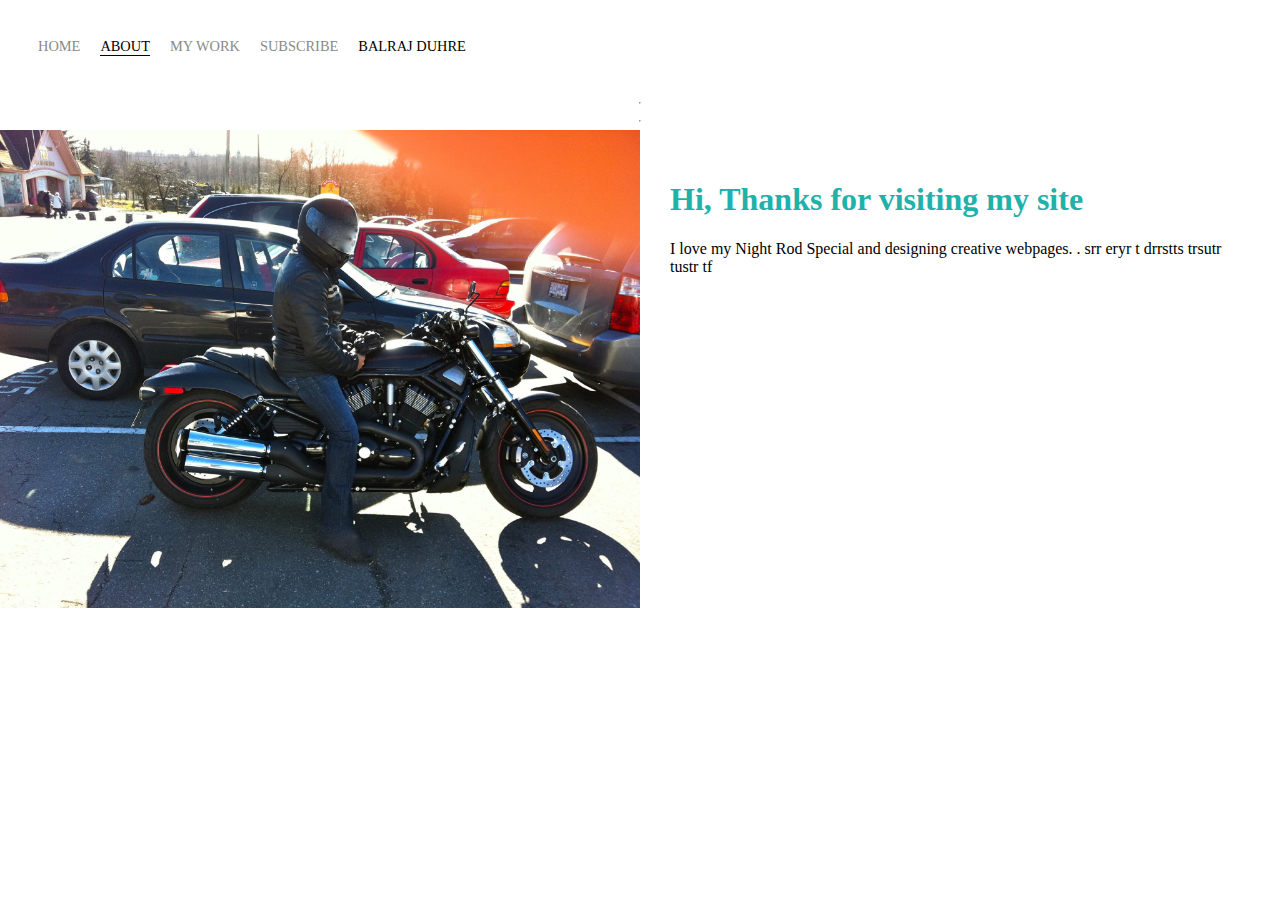
<file: about.html>
<!DOCTYPE html>
<html>

<head>
    <meta charset="utf-8" />
    <title>About</title>
    <link rel="stylesheet" href="styles.css">
</head>

<body>
    <div class="container">
        <div class="nav-wrapper">
            <div class="left-side">
                <div class="nav-link-wrapper">
                    <a href=" index.html ">Home</a>
                </div>

                <div class="nav-link-wrapper active-nav-link">
                    <a href="about.html ">About</a>
                </div>

                <div class="nav-link-wrapper">
                    <a href="work.html ">My Work</a>
                </div>
                <div class="nav-link-wrapper "><a href="subscribe.html ">Subscribe</a>
                </div>

                <div class="right-side">
                    <div class="brand">
                        <div>BALRAJ DUHRE</div>
                    </div>
                </div>
            </div>
        </div>
        <hr>
        <hr>
        <hr hidden>
        <div class="content-wrapper">
            <div class="two-column-wrapper">
                <div class="profile-image-wrapper">
                    <img src="images/images/bike.jpg">
                </div>
                <div class="profile-content-wrapper">
                    <h1>Hi, Thanks for visiting my site</h1>

                    <p>I love my Night Rod Special and designing creative webpages. . srr eryr t drrstts trsutr tustr tf</p>
                </div>
            </div>
        </div>

</body>

</html>
</file>
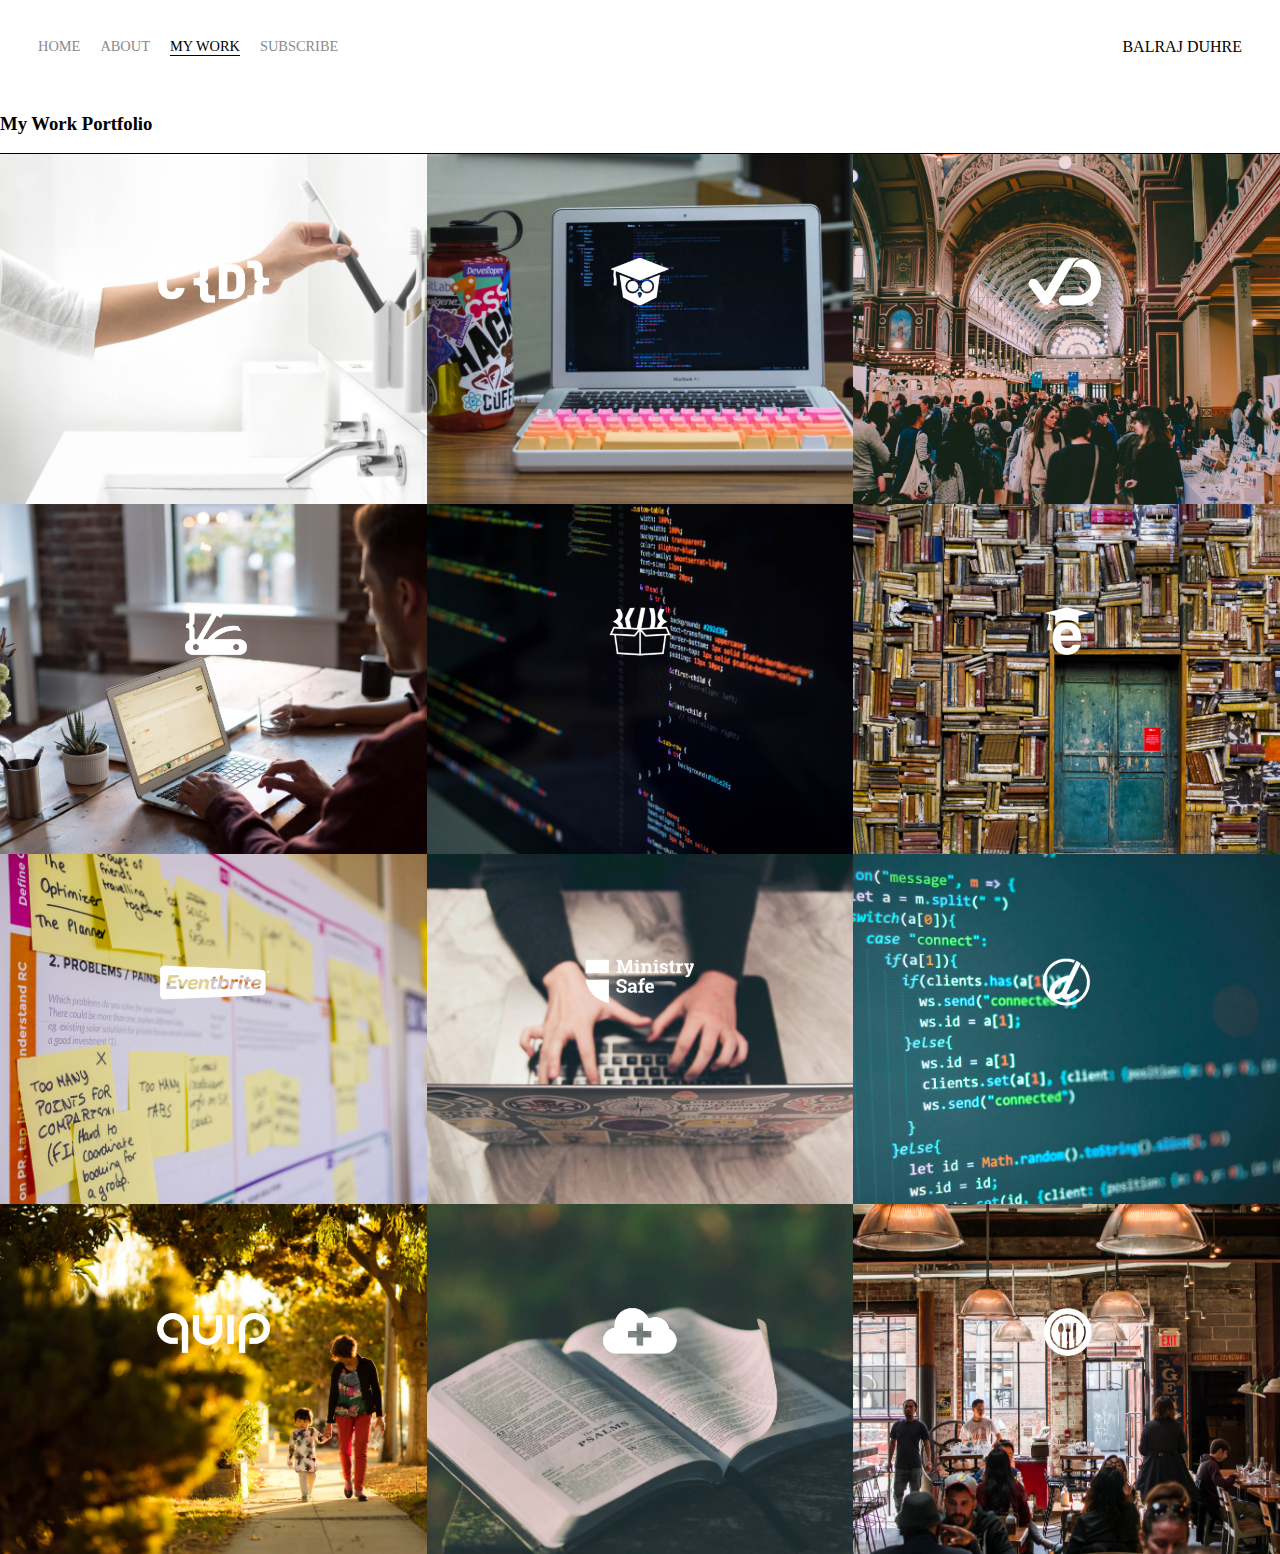
<file: work.html>
<!DOCTYPE html>
<html>

<head>
    <meta charset="utf-8" />
    <title>About</title>
    <link rel="stylesheet" href="styles.css">
</head>

<body>
    <div class="container">
        <div class="nav-wrapper">
            <div class="left-side">
                <div class="nav-link-wrapper">
                    <a href=" index.html ">Home</a>
                </div>

                <div class="nav-link-wrapper">
                    <a href="about.html ">About</a>
                </div>

                <div class="nav-link-wrapper active-nav-link">
                    <a href="work.html ">My Work</a>
                </div>
                <div class="nav-link-wrapper ">
                    <a href="subscribe.html ">Subscribe</a>
                </div>
            </div>

            <div class="right-side">
                <div class="brand">
                    <div>BALRAJ DUHRE</div>
                </div>
            </div>
        </div>

        <h3>My Work Portfolio</h3>
        <section class="work">
            <div class="nav-link-wrapper active-nav-link ">
            </div>

            <div class="content-wrapper ">
                <div class="portfolio-items-wrapper ">

                    <div class="portfolio-item-wrapper ">
                        <div class="portfolio-img-background " style="background-image:url(images/images/portfolio1.jpg) "></div>

                        <div class="img-text-wrapper ">
                            <div class="logo-wrapper ">
                                <img src="images/images/logos/crondose.png ">
                            </div>

                            <div class="subtitle ">
                                I built the Quip Ecommerce platform, named a Top 25 Invention by Time Magazine in 2016.
                            </div>
                        </div>
                    </div>
                    <div class="portfolio-item-wrapper ">
                        <div class="portfolio-img-background " style="background-image:url(images/images/portfolio2.jpg) "></div>

                        <div class="img-text-wrapper ">
                            <div class="logo-wrapper ">
                                <img src="images/images/logos/dailysmarty.png ">
                            </div>

                            <div class="subtitle ">
                                I built the Quip Ecommerce platform, named a Top 25 Invention by Time Magazine in 2016.
                            </div>
                        </div>
                    </div>
                    <div class="portfolio-item-wrapper ">
                        <div class="portfolio-img-background " style="background-image:url(images/images/portfolio3.jpg) "></div>

                        <div class="img-text-wrapper ">
                            <div class="logo-wrapper ">
                                <img src="images/images/logos/dashtrack.png ">
                            </div>

                            <div class="subtitle ">
                                I built the Quip Ecommerce platform, named a Top 25 Invention by Time Magazine in 2016.
                            </div>
                        </div>
                    </div>
                    <div class="portfolio-item-wrapper ">
                        <div class="portfolio-img-background " style="background-image:url(images/images/portfolio4.jpg) "></div>

                        <div class="img-text-wrapper ">
                            <div class="logo-wrapper ">
                                <img src="images/images/logos/devcamp.png ">
                            </div>

                            <div class="subtitle ">
                                I built the Quip Ecommerce platform, named a Top 25 Invention by Time Magazine in 2016.
                            </div>
                        </div>
                    </div>
                    <div class="portfolio-item-wrapper ">
                        <div class="portfolio-img-background " style="background-image:url(images/images/portfolio5.jpg) "></div>

                        <div class="img-text-wrapper ">
                            <div class="logo-wrapper ">
                                <img src="images/images/logos/devtrunk.png ">
                            </div>

                            <div class="subtitle ">
                                I built the Quip Ecommerce platform, named a Top 25 Invention by Time Magazine in 2016.
                            </div>
                        </div>
                    </div>
                    <div class="portfolio-item-wrapper ">
                        <div class="portfolio-img-background " style="background-image:url(images/images/portfolio6.jpg) "></div>

                        <div class="img-text-wrapper ">
                            <div class="logo-wrapper ">
                                <img src="images/images/logos/edutechional.png ">
                            </div>

                            <div class="subtitle ">
                                I built the Quip Ecommerce platform, named a Top 25 Invention by Time Magazine in 2016.
                            </div>
                        </div>
                    </div>
                    <div class="portfolio-item-wrapper ">
                        <div class="portfolio-img-background " style="background-image:url(images/images/portfolio7.jpg) "></div>

                        <div class="img-text-wrapper ">
                            <div class="logo-wrapper ">
                                <img src="images/images/logos/eventbrite.png ">
                            </div>

                            <div class="subtitle ">
                                I built the Quip Ecommerce platform, named a Top 25 Invention by Time Magazine in 2016.
                            </div>
                        </div>
                    </div>
                    <div class="portfolio-item-wrapper ">
                        <div class="portfolio-img-background " style="background-image:url(images/images/portfolio8.jpg) "></div>

                        <div class="img-text-wrapper ">
                            <div class="logo-wrapper ">
                                <img src="images/images/logos/ministry-safe.png ">
                            </div>

                            <div class="subtitle ">
                                I built the Quip Ecommerce platform, named a Top 25 Invention by Time Magazine in 2016.
                            </div>
                        </div>
                    </div>
                    <div class="portfolio-item-wrapper ">
                        <div class="portfolio-img-background " style="background-image:url(images/images/portfolio9.jpg) "></div>

                        <div class="img-text-wrapper ">
                            <div class="logo-wrapper ">
                                <img src="images/images/logos/open-devos.png ">
                            </div>

                            <div class="subtitle ">
                                I built the Quip Ecommerce platform, named a Top 25 Invention by Time Magazine in 2016.
                            </div>
                        </div>
                    </div>
                    <div class="portfolio-item-wrapper ">
                        <div class="portfolio-img-background " style="background-image:url(images/images/portfolio10.jpg) "></div>

                        <div class="img-text-wrapper ">
                            <div class="logo-wrapper ">
                                <img src="images/images/logos/quip.png ">
                            </div>

                            <div class="subtitle ">
                                I built the Quip Ecommerce platform, named a Top 25 Invention by Time Magazine in 2016.
                            </div>
                        </div>
                    </div>
                    <div class="portfolio-item-wrapper ">
                        <div class="portfolio-img-background " style="background-image:url(images/images/portfolio11.jpg) "></div>

                        <div class="img-text-wrapper ">
                            <div class="logo-wrapper ">
                                <img src="images/images/logos/shop-hacker.png ">
                            </div>

                            <div class="subtitle ">
                                I built the Quip Ecommerce platform, named a Top 25 Invention by Time Magazine in 2016.
                            </div>
                        </div>
                    </div>
                    <div class="portfolio-item-wrapper ">
                        <div class="portfolio-img-background " style="background-image:url(images/images/portfolio12.jpg) "></div>

                        <div class="img-text-wrapper ">
                            <div class="logo-wrapper ">
                                <img src="images/images/logos/toastability.png ">
                            </div>

                            <div class="subtitle ">
                                I built the Quip Ecommerce platform, named a Top 25 Invention by Time Magazine in 2016.
                            </div>
                        </div>
                    </div>
                </div>
            </div>
        </section>
    </div>
</body>
<script>
    const portfolioItems = document.querySelectorAll('.portfolio-item-wrapper')


    portfolioItems.forEach(portfolioItem => {
            portfolioItem.addEventListener('mouseover', () => {
                portfolioItem.childNodes[1].classList.add('img-darken');
            })

            portfolioItem.addEventListener('mouseout', () => {
                portfolioItem.childNodes[1].classList.remove('img-darken');
            })
        }

    )
</script>

</html>
</file>
<file: styles.css>
/*Master Styles*/

body {
    margin: 0px;
}

.container {
    display: grid;
    grid-template-columns: 1fr;
}


/* Nav Styles */

.nav-wrapper {
    display: flex;
    justify-content: space-between;
    padding: 38px;
}

.left-side {
    display: flex;
}

.nav-wrapper>.left-side>div {
    margin-right: 20px;
    font-size: 0.9em;
    text-transform: uppercase;
}

.nav-link-wrapper {
    height: 22 px;
    border-bottom: 1px solid transparent;
    transition: border-bottom 0.5s;
}

.nav-link-wrapper a {
    color: #8a8a8a;
    text-decoration: none;
    transition: color 0.5s;
}

.nav-link-wrapper:hover {
    border-bottom: 1px solid black;
}

.nav-link-wrapper a:hover {
    color: black;
}

.active-nav-link {
    border-bottom: 1px solid black;
}

.active-nav-link a {
    color: black !important;
}


/* Portfolio styles */

.portfolio-items-wrapper {
    display: grid;
    grid-template-columns: 1fr 1fr 1fr;
}

.portfolio-item-wrapper {
    position: relative;
}

.portfolio-img-background {
    height: 350px;
    width: 100%;
    background-size: cover;
    background-position: center;
    background-repeat: no-repeat;
}

.img-text-wrapper {
    position: absolute;
    top: 0;
    display: flex;
    flex-direction: column;
    justify-content: center;
    align-items: center;
    height: 100%;
    text-align: center;
    padding-left: 100px;
    padding-right: 100px;
}

.logo-wrapper img {
    width: 50%;
    margin-bottom: 20px;
}


/* Needs to be more specific with selector */

.img-text-wrapper .subtitle {
    transition: 1s;
    font-weight: 600;
    color: transparent;
}

.img-text-wrapper:hover .subtitle {
    font-weight: 600;
    color: lightseagreen;
}

.img-darken {
    transition: 1s;
    filter: brightness(10%);
}


/* About page */

.two-column-wrapper {
    display: grid;
    grid-template-columns: 1fr 1fr;
}

.profile-image-wrapper img {
    width: 100%;
}

.profile-content-wrapper {
    padding: 30px;
}

.profile-content-wrapper h1 {
    color: lightseagreen;
}
</file>
